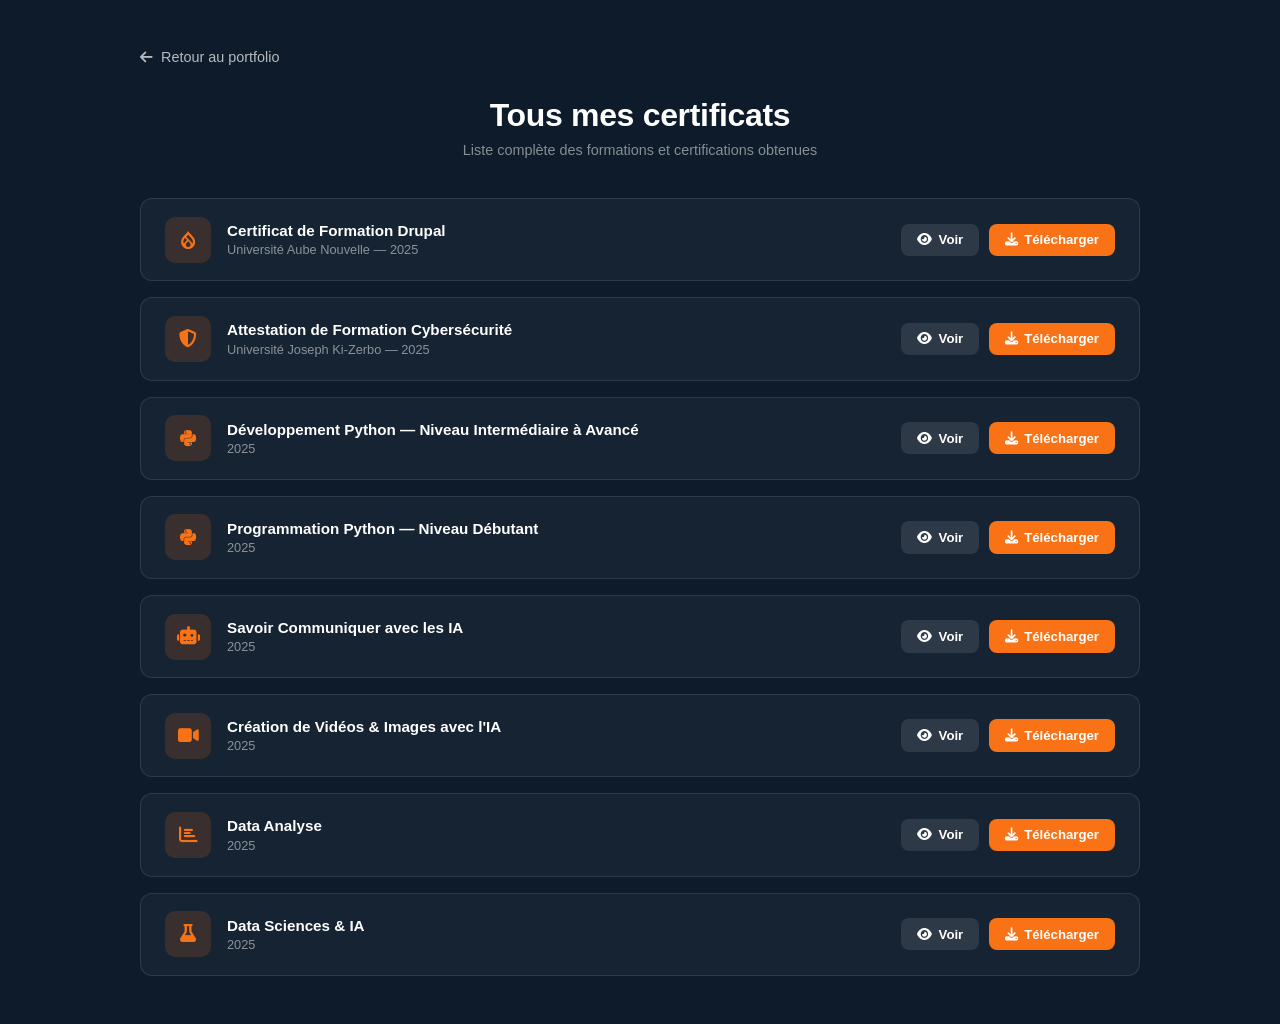
<file: certificats.html>
<!DOCTYPE html>
<html lang="fr">
<head>
    <meta charset="UTF-8">
    <meta name="viewport" content="width=device-width, initial-scale=1.0">
    <title>Mes Certificats — Hama DIALLO</title>
    <link rel="stylesheet" href="https://cdnjs.cloudflare.com/ajax/libs/font-awesome/6.5.1/css/all.min.css">
    <style>
        * { margin: 0; padding: 0; box-sizing: border-box; }
        body {
            font-family: -apple-system, 'Segoe UI', Roboto, sans-serif;
            background: #0D1B2A;
            color: #fff;
            padding: 3rem 1.5rem;
            min-height: 100vh;
        }
        .container { max-width: 1000px; margin: 0 auto; }
        h1 {
            text-align: center;
            font-size: clamp(1.5rem, 4vw, 2rem);
            margin-bottom: 0.5rem;
            font-weight: 800;
            letter-spacing: -0.01em;
        }
        .subtitle {
            text-align: center;
            color: rgba(255,255,255,0.5);
            font-size: 0.9rem;
            margin-bottom: 2.5rem;
        }
        .back-link {
            display: inline-flex;
            align-items: center;
            gap: 0.5rem;
            color: rgba(255,255,255,0.7);
            text-decoration: none;
            margin-bottom: 2rem;
            font-size: 0.9rem;
            transition: color 0.2s;
        }
        .back-link:hover { color: #F97316; }
        .cert-list {
            display: grid;
            gap: 1rem;
        }
        .cert-row {
            display: flex;
            align-items: center;
            justify-content: space-between;
            background: rgba(255,255,255,0.04);
            border: 1px solid rgba(255,255,255,0.1);
            border-radius: 12px;
            padding: 1.1rem 1.5rem;
            flex-wrap: wrap;
            gap: 1rem;
            transition: background 0.2s, border-color 0.2s;
        }
        .cert-row:hover {
            background: rgba(255,255,255,0.07);
            border-color: rgba(249,115,22,0.3);
        }
        .cert-info {
            display: flex;
            align-items: center;
            gap: 1rem;
            min-width: 0;
            flex: 1;
        }
        .cert-icon {
            width: 46px; height: 46px;
            background: rgba(249,115,22,0.15);
            border-radius: 10px;
            display: flex;
            align-items: center;
            justify-content: center;
            color: #F97316;
            font-size: 1.15rem;
            flex-shrink: 0;
        }
        .cert-text { min-width: 0; }
        .cert-title {
            font-weight: 700;
            font-size: 0.95rem;
            margin-bottom: 0.2rem;
        }
        .cert-meta {
            color: rgba(255,255,255,0.5);
            font-size: 0.8rem;
        }
        .cert-actions {
            display: flex;
            gap: 0.6rem;
            flex-shrink: 0;
        }
        .cert-actions a {
            display: inline-flex;
            align-items: center;
            gap: 0.4rem;
            padding: 0.55rem 1rem;
            border-radius: 8px;
            font-size: 0.825rem;
            font-weight: 600;
            text-decoration: none;
            transition: background 0.2s;
            white-space: nowrap;
        }
        .btn-view { background: rgba(255,255,255,0.1); color: #fff; }
        .btn-view:hover { background: rgba(255,255,255,0.18); }
        .btn-download { background: #F97316; color: #fff; }
        .btn-download:hover { background: #EA580C; }

        @media (max-width: 600px) {
            body { padding: 2rem 1rem; }
            .cert-row { flex-direction: column; align-items: flex-start; }
            .cert-actions { width: 100%; }
            .cert-actions a { flex: 1; justify-content: center; }
        }
    </style>
</head>
<body>
    <div class="container">
        <a href="index.html#certifications" class="back-link"><i class="fas fa-arrow-left"></i> Retour au portfolio</a>
        <h1>Tous mes certificats</h1>
        <p class="subtitle">Liste complète des formations et certifications obtenues</p>

        <div class="cert-list">

            <div class="cert-row">
                <div class="cert-info">
                    <div class="cert-icon"><i class="fab fa-drupal"></i></div>
                    <div class="cert-text">
                        <div class="cert-title">Certificat de Formation Drupal</div>
                        <div class="cert-meta">Université Aube Nouvelle — 2025</div>
                    </div>
                </div>
                <div class="cert-actions">
                    <a href="certificats/CERTIFICAT DE FORMATION DRUPAL.jpeg" target="_blank" class="btn-view"><i class="fas fa-eye"></i> Voir</a>
                    <a href="certificats/CERTIFICAT DE FORMATION DRUPAL.jpeg" download class="btn-download"><i class="fas fa-download"></i> Télécharger</a>
                </div>
            </div>

            <div class="cert-row">
                <div class="cert-info">
                    <div class="cert-icon"><i class="fas fa-shield-alt"></i></div>
                    <div class="cert-text">
                        <div class="cert-title">Attestation de Formation Cybersécurité</div>
                        <div class="cert-meta">Université Joseph Ki-Zerbo — 2025</div>
                    </div>
                </div>
                <div class="cert-actions">
                    <a href="certificats/ATTESTATION DE FORMATION CYBER SECURITE.jpeg" target="_blank" class="btn-view"><i class="fas fa-eye"></i> Voir</a>
                    <a href="certificats/ATTESTATION DE FORMATION CYBER SECURITE.jpeg" download class="btn-download"><i class="fas fa-download"></i> Télécharger</a>
                </div>
            </div>

            <div class="cert-row">
                <div class="cert-info">
                    <div class="cert-icon"><i class="fab fa-python"></i></div>
                    <div class="cert-text">
                        <div class="cert-title">Développement Python — Niveau Intermédiaire à Avancé</div>
                        <div class="cert-meta">2025</div>
                    </div>
                </div>
                <div class="cert-actions">
                    <a href="certificats/CERTIFICAT DEVELOPPEMENT PYTHON NIVEAU INTERMEDIAIRE A AVANCE.pdf" target="_blank" class="btn-view"><i class="fas fa-eye"></i> Voir</a>
                    <a href="certificats/CERTIFICAT DEVELOPPEMENT PYTHON NIVEAU INTERMEDIAIRE A AVANCE.pdf" download class="btn-download"><i class="fas fa-download"></i> Télécharger</a>
                </div>
            </div>

            <div class="cert-row">
                <div class="cert-info">
                    <div class="cert-icon"><i class="fab fa-python"></i></div>
                    <div class="cert-text">
                        <div class="cert-title">Programmation Python — Niveau Débutant</div>
                        <div class="cert-meta">2025</div>
                    </div>
                </div>
                <div class="cert-actions">
                    <a href="certificats/CERTIFICAT PROGRAMMATION NIVEAU DEBUTANT PYTHON.pdf" target="_blank" class="btn-view"><i class="fas fa-eye"></i> Voir</a>
                    <a href="certificats/CERTIFICAT PROGRAMMATION NIVEAU DEBUTANT PYTHON.pdf" download class="btn-download"><i class="fas fa-download"></i> Télécharger</a>
                </div>
            </div>

            <div class="cert-row">
                <div class="cert-info">
                    <div class="cert-icon"><i class="fas fa-robot"></i></div>
                    <div class="cert-text">
                        <div class="cert-title">Savoir Communiquer avec les IA</div>
                        <div class="cert-meta">2025</div>
                    </div>
                </div>
                <div class="cert-actions">
                    <a href="certificats/CERTIFICAT SAVOIR COMMUNIQUER AVEC LES IA.pdf" target="_blank" class="btn-view"><i class="fas fa-eye"></i> Voir</a>
                    <a href="certificats/CERTIFICAT SAVOIR COMMUNIQUER AVEC LES IA.pdf" download class="btn-download"><i class="fas fa-download"></i> Télécharger</a>
                </div>
            </div>

            <div class="cert-row">
                <div class="cert-info">
                    <div class="cert-icon"><i class="fas fa-video"></i></div>
                    <div class="cert-text">
                        <div class="cert-title">Création de Vidéos & Images avec l'IA</div>
                        <div class="cert-meta">2025</div>
                    </div>
                </div>
                <div class="cert-actions">
                    <a href="certificats/CERTIFICAT CREATION DES VIDEOS & IMAGES AVEC IA.pdf" target="_blank" class="btn-view"><i class="fas fa-eye"></i> Voir</a>
                    <a href="certificats/CERTIFICAT CREATION DES VIDEOS & IMAGES AVEC IA.pdf" download class="btn-download"><i class="fas fa-download"></i> Télécharger</a>
                </div>
            </div>

            <div class="cert-row">
                <div class="cert-info">
                    <div class="cert-icon"><i class="fas fa-chart-bar"></i></div>
                    <div class="cert-text">
                        <div class="cert-title">Data Analyse</div>
                        <div class="cert-meta">2025</div>
                    </div>
                </div>
                <div class="cert-actions">
                    <a href="certificats/CERTIFICAT DATA ANALYSE.pdf" target="_blank" class="btn-view"><i class="fas fa-eye"></i> Voir</a>
                    <a href="certificats/CERTIFICAT DATA ANALYSE.pdf" download class="btn-download"><i class="fas fa-download"></i> Télécharger</a>
                </div>
            </div>

            <div class="cert-row">
                <div class="cert-info">
                    <div class="cert-icon"><i class="fas fa-flask"></i></div>
                    <div class="cert-text">
                        <div class="cert-title">Data Sciences & IA</div>
                        <div class="cert-meta">2025</div>
                    </div>
                </div>
                <div class="cert-actions">
                    <a href="certificats/CERTIFICAT DATA SCIENCES & IA.pdf" target="_blank" class="btn-view"><i class="fas fa-eye"></i> Voir</a>
                    <a href="certificats/CERTIFICAT DATA SCIENCES & IA.pdf" download class="btn-download"><i class="fas fa-download"></i> Télécharger</a>
                </div>
            </div>

        </div>
    </div>
</body>
</html>
</file>
